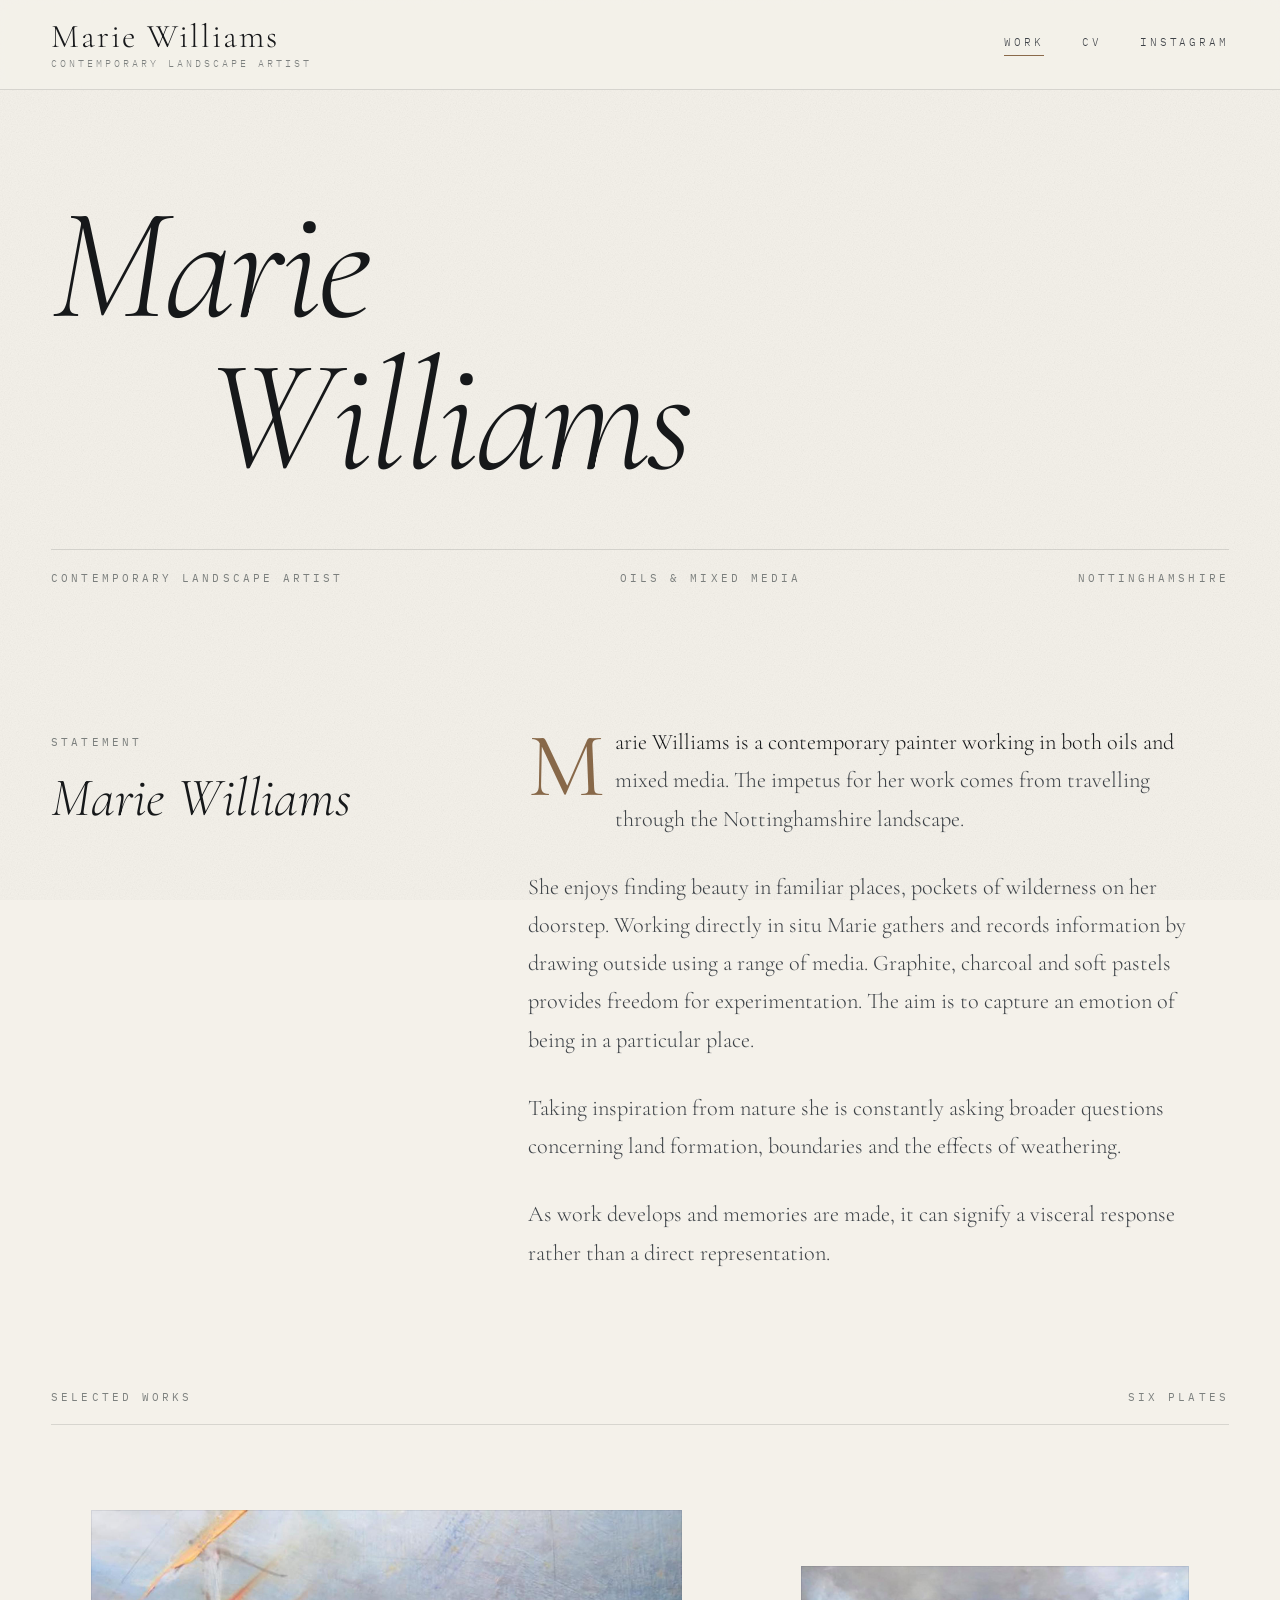
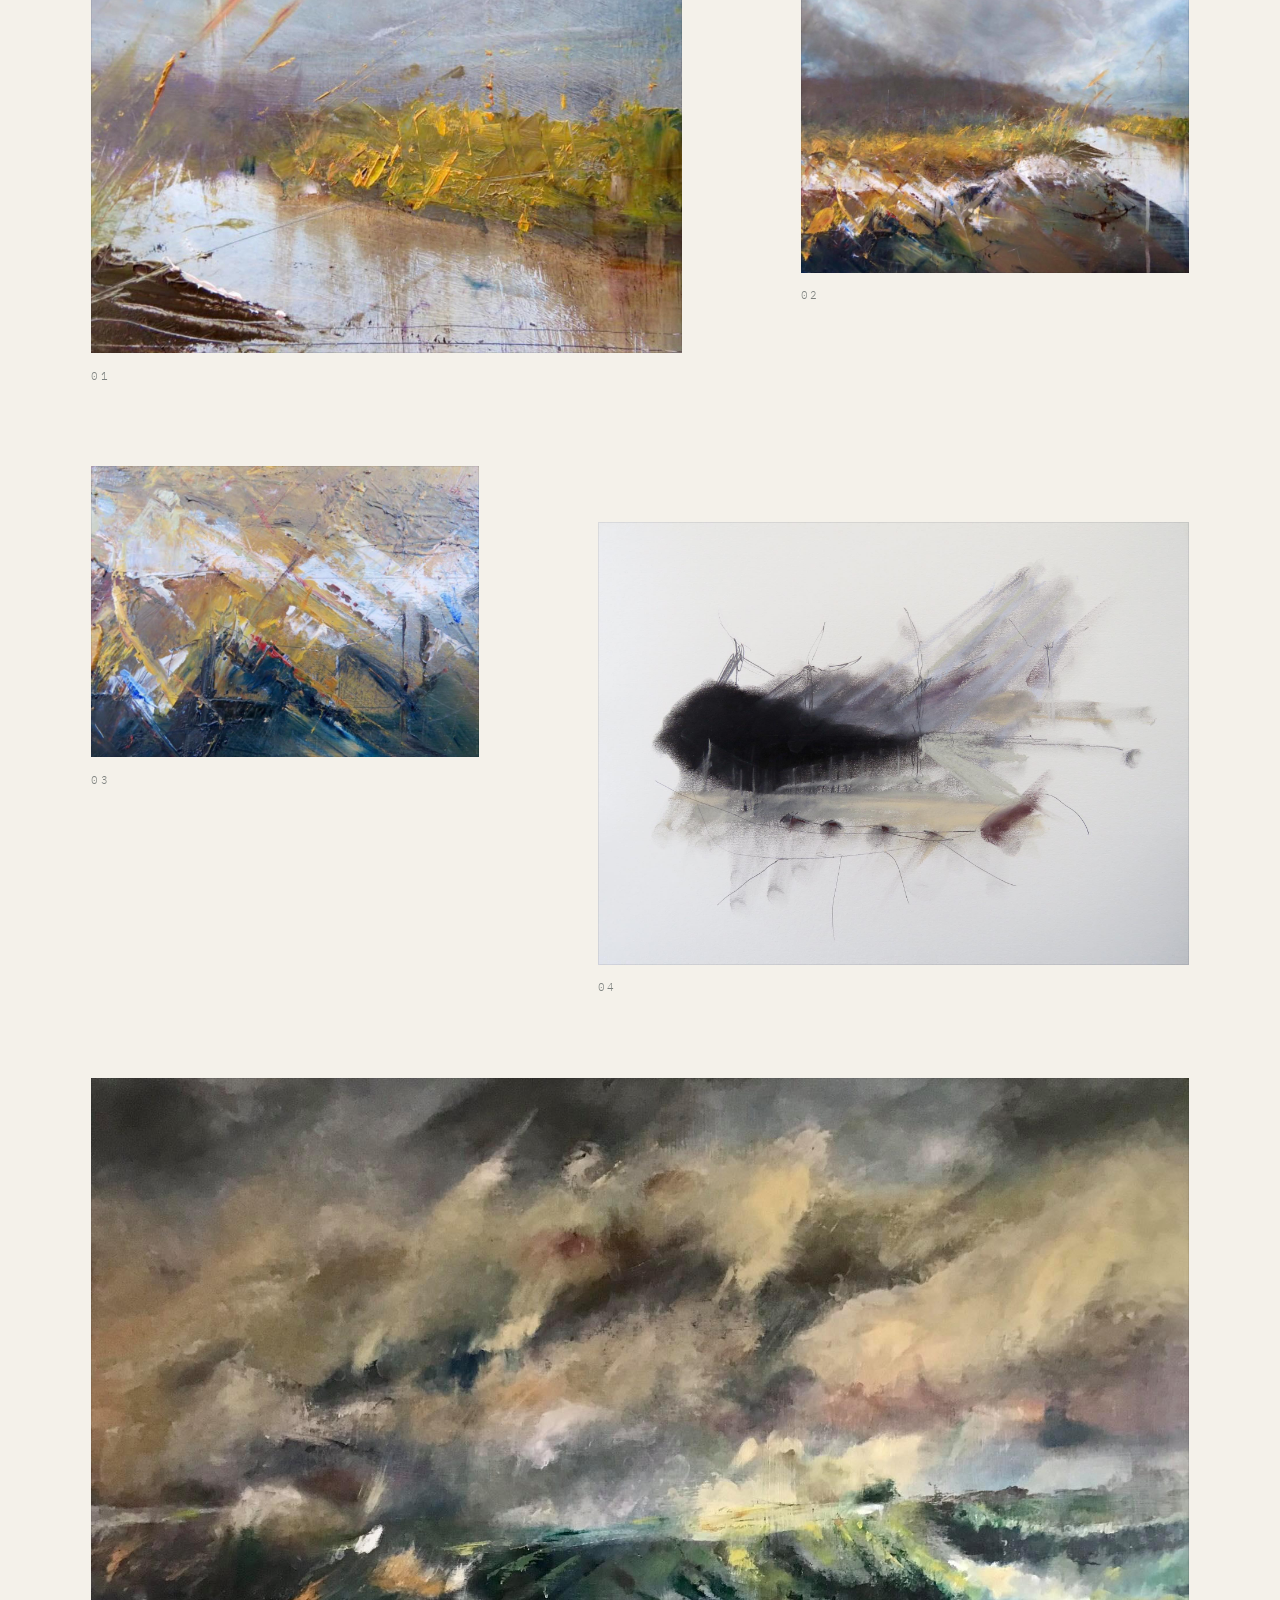
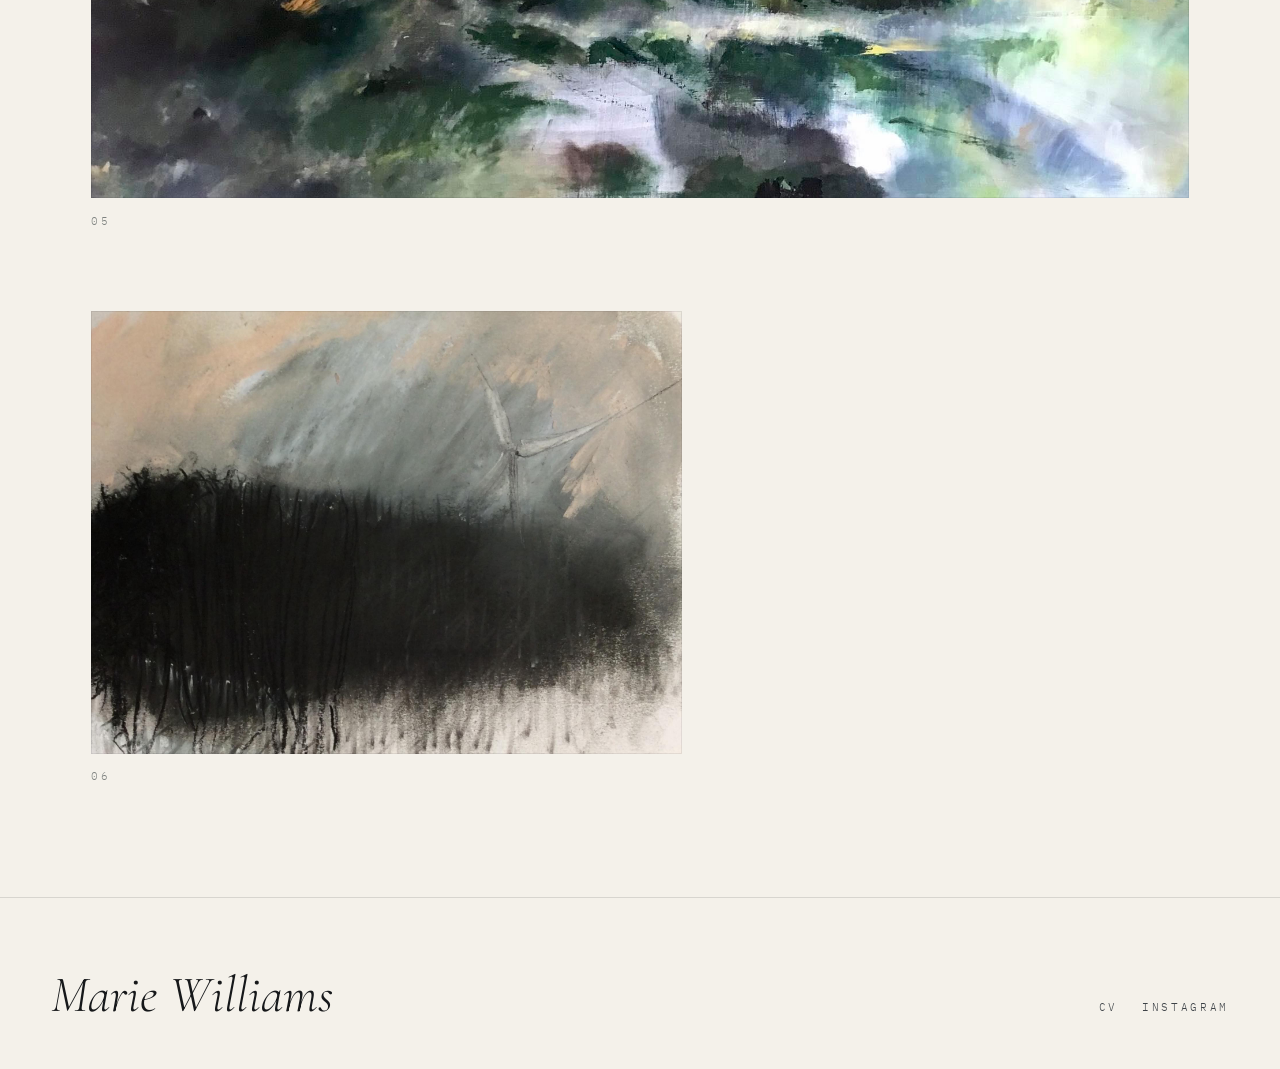
<file: index.html>
<!doctype html>
<html lang="en">

<head>
  <meta charset="utf-8">
  <meta name="viewport" content="width=device-width, initial-scale=1">
  <meta name="description" content="Marie Williams is a contemporary painter working in both oils and mixed media. The impetus for her work comes from travelling through the Nottinghamshire landscape.">

  <link rel="preconnect" href="https://fonts.googleapis.com">
  <link rel="preconnect" href="https://fonts.gstatic.com" crossorigin>
  <link rel="stylesheet" href="css/custom.css">

  <title>Marie Williams - Contemporary Landscape Artist</title>
</head>

<body>

  <header class="site-header">
    <div class="site-header__inner">
      <a href="index.html" class="main-title">
        <h1>Marie Williams</h1>
        <small>Contemporary Landscape Artist</small>
      </a>

      <nav class="nav-links" aria-label="Primary">
        <a href="index.html" aria-current="page">Work</a>
        <a href="cv.html">CV</a>
        <a href="https://www.instagram.com/mariewilliamsart/">Instagram</a>
      </nav>

      <button class="nav-toggle" type="button" aria-expanded="false" aria-controls="navPanel" aria-label="Menu">
        <span></span><span></span><span></span>
      </button>
    </div>
  </header>

  <div class="nav-panel" id="navPanel">
    <div class="shell">
      <p class="nav-panel__note">Marie Williams is a contemporary painter working in both oils and mixed media. The impetus for her work comes from travelling through the Nottinghamshire landscape.</p>
      <nav class="nav-panel__links" aria-label="Menu">
        <a href="index.html">Work</a>
        <a href="cv.html">CV</a>
        <a href="https://www.instagram.com/mariewilliamsart/">Instagram</a>
      </nav>
    </div>
  </div>

  <main>

    <section class="hero">
      <div class="shell">
        <h2 class="hero__mark reveal">
          <span class="line">Marie</span>
          <span class="line">Williams</span>
        </h2>
        <div class="hero__meta reveal">
          <span class="eyebrow">Contemporary Landscape Artist</span>
          <span class="eyebrow">Oils &amp; Mixed Media</span>
          <span class="eyebrow">Nottinghamshire</span>
        </div>
      </div>
    </section>

    <section class="statement">
      <div class="shell statement__grid">
        <div class="statement__aside reveal">
          <span class="eyebrow">Statement</span>
          <h2>Marie Williams</h2>
        </div>
        <div class="statement__body reveal">
          <p>Marie Williams is a contemporary painter working in both oils and mixed media. The impetus for her work comes from travelling through the Nottinghamshire landscape.</p>
          <p>She enjoys finding beauty in familiar places, pockets of wilderness on her doorstep. Working directly in situ Marie gathers and records information by drawing outside using a range of media. Graphite, charcoal and soft pastels provides freedom for experimentation. The aim is to capture an emotion of being in a particular place.</p>
          <p>Taking inspiration from nature she is constantly asking broader questions concerning land formation, boundaries and the effects of weathering.</p>
          <p>As work develops and memories are made, it can signify a visceral response rather than a direct representation.</p>
        </div>
      </div>
    </section>

    <section class="gallery" id="work">
      <div class="shell">
        <div class="gallery__head reveal">
          <span class="eyebrow">Selected Works</span>
          <span class="eyebrow">Six Plates</span>
        </div>

        <div class="gallery__grid">

          <figure class="plate plate--wide reveal">
            <button class="plate__frame" type="button" data-index="0" aria-label="View larger image">
              <img src="images/image2.jpg" alt="An image of art." width="2048" height="1536">
            </button>
            <figcaption class="plate__caption">
              <span class="idx">01</span>
              <span class="cue">View</span>
            </figcaption>
          </figure>

          <figure class="plate plate--narrow plate--offset reveal">
            <button class="plate__frame" type="button" data-index="1" aria-label="View larger image">
              <img src="images/image1.jpg" alt="An image of art." width="1941" height="1534" loading="lazy">
            </button>
            <figcaption class="plate__caption">
              <span class="idx">02</span>
              <span class="cue">View</span>
            </figcaption>
          </figure>

          <figure class="plate plate--narrow reveal">
            <button class="plate__frame" type="button" data-index="2" aria-label="View larger image">
              <img src="images/image3.jpg" alt="An image of art." width="2048" height="1536" loading="lazy">
            </button>
            <figcaption class="plate__caption">
              <span class="idx">03</span>
              <span class="cue">View</span>
            </figcaption>
          </figure>

          <figure class="plate plate--wide plate--offset reveal">
            <button class="plate__frame" type="button" data-index="3" aria-label="View larger image">
              <img src="images/image5.jpg" alt="An image of art." width="2048" height="1536" loading="lazy">
            </button>
            <figcaption class="plate__caption">
              <span class="idx">04</span>
              <span class="cue">View</span>
            </figcaption>
          </figure>

          <figure class="plate plate--full reveal">
            <button class="plate__frame" type="button" data-index="4" aria-label="View larger image">
              <img src="images/image4.jpg" alt="An image of art." width="2043" height="1341" loading="lazy">
            </button>
            <figcaption class="plate__caption">
              <span class="idx">05</span>
              <span class="cue">View</span>
            </figcaption>
          </figure>

          <figure class="plate plate--wide reveal">
            <button class="plate__frame" type="button" data-index="5" aria-label="View larger image">
              <img src="images/image6.jpg" alt="An image of art." width="2048" height="1536" loading="lazy">
            </button>
            <figcaption class="plate__caption">
              <span class="idx">06</span>
              <span class="cue">View</span>
            </figcaption>
          </figure>

        </div>
      </div>
    </section>

  </main>

  <footer class="site-footer">
    <div class="shell site-footer__inner">
      <p class="site-footer__name">Marie Williams</p>
      <nav class="footer-links" aria-label="Footer">
        <a href="cv.html">CV</a>
        <a href="https://www.instagram.com/mariewilliamsart/">Instagram</a>
      </nav>
    </div>
  </footer>

  <div class="lightbox" id="lightbox" role="dialog" aria-modal="true" aria-label="Artwork viewer">
    <button class="lb-btn lightbox__close" type="button" data-lb="close">Close</button>
    <div class="lightbox__stage">
      <img id="changeImage" src="images/image1.jpg" alt="An image of art.">
    </div>
    <div class="lightbox__bar">
      <button class="lb-btn" type="button" data-lb="prev">&larr; Prev</button>
      <span class="lb-count" id="lbCount">01 / 06</span>
      <button class="lb-btn" type="button" data-lb="next">Next &rarr;</button>
    </div>
  </div>

  <script src="js/site.js"></script>
</body>

</html>
</file>
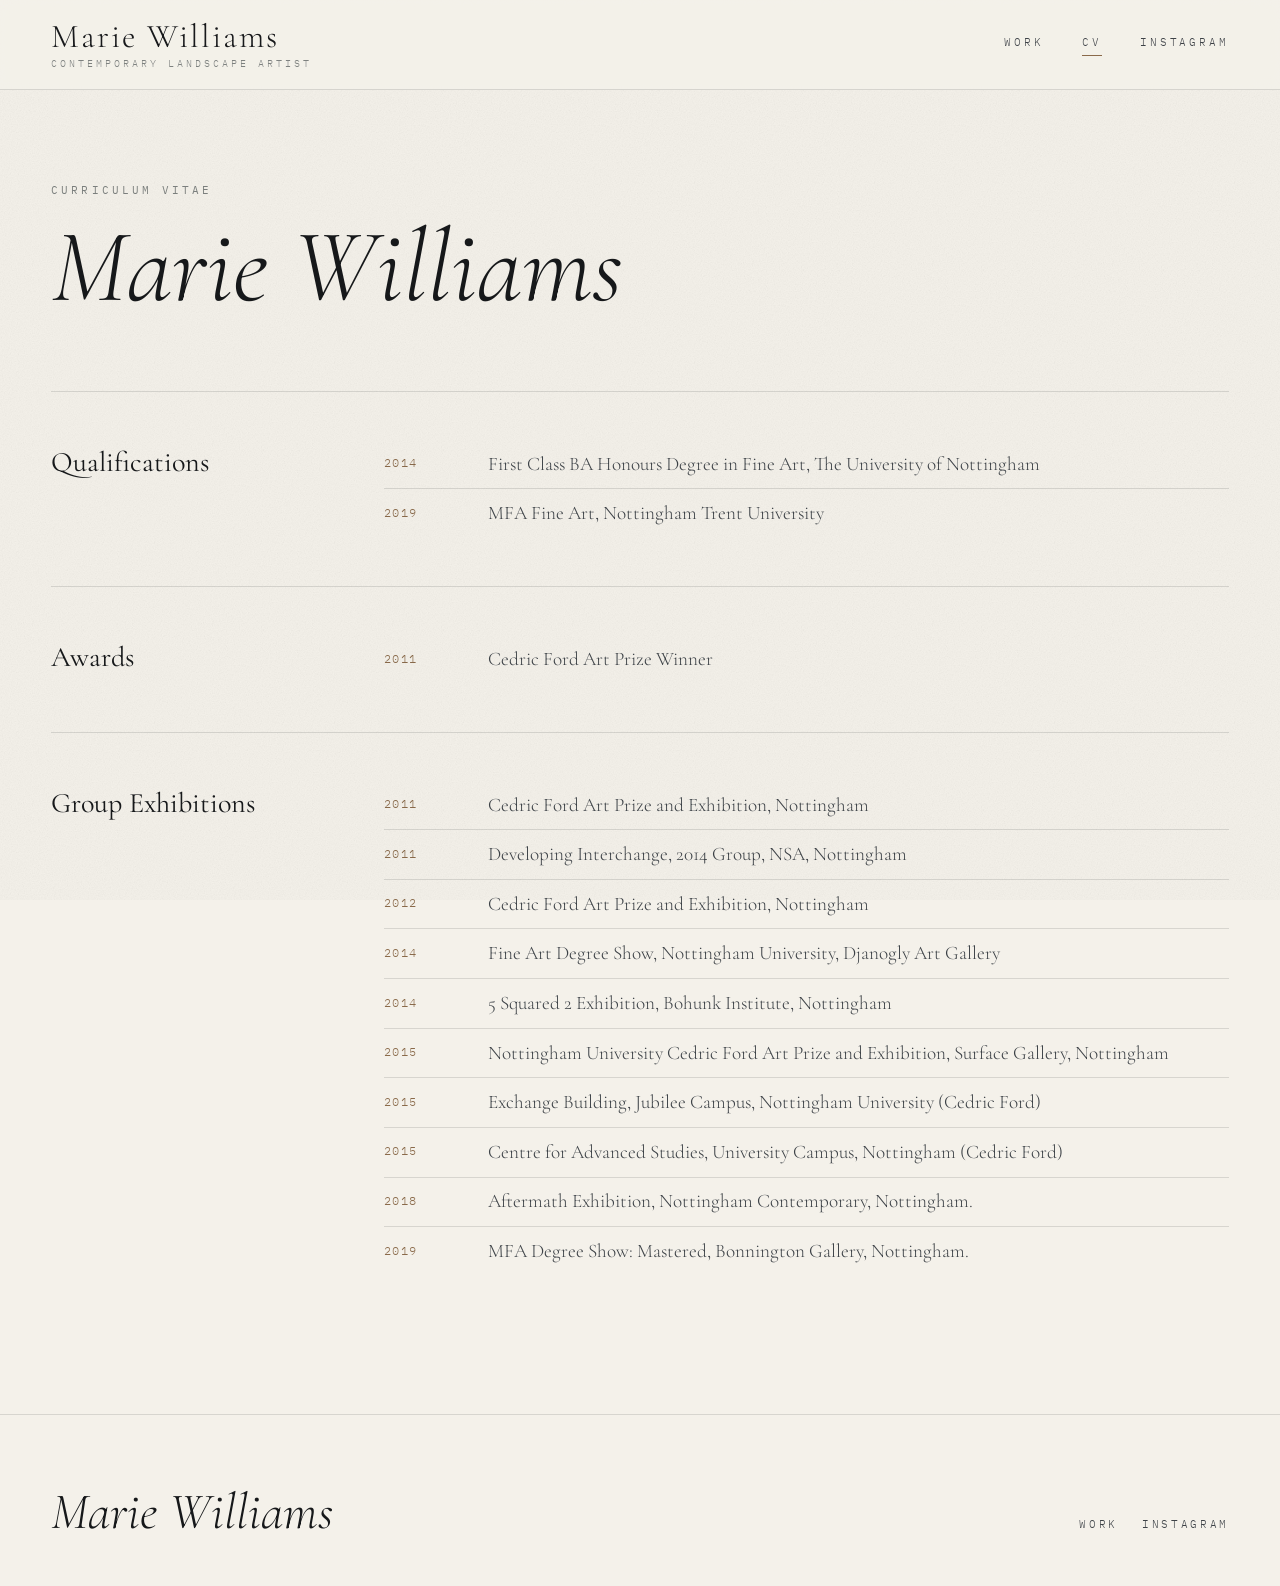
<file: cv.html>
<!doctype html>
<html lang="en">

<head>
  <meta charset="utf-8">
  <meta name="viewport" content="width=device-width, initial-scale=1">
  <meta name="description" content="Qualifications, awards and group exhibitions of Marie Williams, contemporary landscape artist.">

  <link rel="preconnect" href="https://fonts.googleapis.com">
  <link rel="preconnect" href="https://fonts.gstatic.com" crossorigin>
  <link rel="stylesheet" href="css/custom.css">

  <title>CV - Marie Williams - Contemporary Landscape Artist</title>
</head>

<body>

  <header class="site-header">
    <div class="site-header__inner">
      <a href="index.html" class="main-title">
        <h1>Marie Williams</h1>
        <small>Contemporary Landscape Artist</small>
      </a>

      <nav class="nav-links" aria-label="Primary">
        <a href="index.html">Work</a>
        <a href="cv.html" aria-current="page">CV</a>
        <a href="https://www.instagram.com/mariewilliamsart/">Instagram</a>
      </nav>

      <button class="nav-toggle" type="button" aria-expanded="false" aria-controls="navPanel" aria-label="Menu">
        <span></span><span></span><span></span>
      </button>
    </div>
  </header>

  <div class="nav-panel" id="navPanel">
    <div class="shell">
      <p class="nav-panel__note">Marie Williams is a contemporary painter working in both oils and mixed media. The impetus for her work comes from travelling through the Nottinghamshire landscape.</p>
      <nav class="nav-panel__links" aria-label="Menu">
        <a href="index.html">Work</a>
        <a href="cv.html">CV</a>
        <a href="https://www.instagram.com/mariewilliamsart/">Instagram</a>
      </nav>
    </div>
  </div>

  <main class="cv">
    <div class="shell">

      <span class="eyebrow reveal">Curriculum Vitae</span>
      <h2 class="cv__title reveal">Marie Williams</h2>

      <section class="cv-block reveal">
        <h3>Qualifications</h3>
        <ul class="cv-list">
          <li><span class="yr">2014</span><span>First Class BA Honours Degree in Fine Art, The University of Nottingham</span></li>
          <li><span class="yr">2019</span><span>MFA Fine Art, Nottingham Trent University</span></li>
        </ul>
      </section>

      <section class="cv-block reveal">
        <h3>Awards</h3>
        <ul class="cv-list">
          <li><span class="yr">2011</span><span>Cedric Ford Art Prize Winner</span></li>
        </ul>
      </section>

      <section class="cv-block reveal">
        <h3>Group Exhibitions</h3>
        <ul class="cv-list">
          <li><span class="yr">2011</span><span>Cedric Ford Art Prize and Exhibition, Nottingham</span></li>
          <li><span class="yr">2011</span><span>Developing Interchange, 2014 Group, NSA, Nottingham</span></li>
          <li><span class="yr">2012</span><span>Cedric Ford Art Prize and Exhibition, Nottingham</span></li>
          <li><span class="yr">2014</span><span>Fine Art Degree Show, Nottingham University, Djanogly Art Gallery</span></li>
          <li><span class="yr">2014</span><span>5 Squared 2 Exhibition, Bohunk Institute, Nottingham</span></li>
          <li><span class="yr">2015</span><span>Nottingham University Cedric Ford Art Prize and Exhibition, Surface Gallery, Nottingham</span></li>
          <li><span class="yr">2015</span><span>Exchange Building, Jubilee Campus, Nottingham University (Cedric Ford)</span></li>
          <li><span class="yr">2015</span><span>Centre for Advanced Studies, University Campus, Nottingham (Cedric Ford)</span></li>
          <li><span class="yr">2018</span><span>Aftermath Exhibition, Nottingham Contemporary, Nottingham.</span></li>
          <li><span class="yr">2019</span><span>MFA Degree Show: Mastered, Bonnington Gallery, Nottingham.</span></li>
        </ul>
      </section>

    </div>
  </main>

  <footer class="site-footer">
    <div class="shell site-footer__inner">
      <p class="site-footer__name">Marie Williams</p>
      <nav class="footer-links" aria-label="Footer">
        <a href="index.html">Work</a>
        <a href="https://www.instagram.com/mariewilliamsart/">Instagram</a>
      </nav>
    </div>
  </footer>

  <script src="js/site.js"></script>
</body>

</html>
</file>
<file: css/custom.css>
/* ==========================================================================
   Marie Williams — Contemporary Landscape Artist
   Bespoke stylesheet. Editorial / gallery.
   ========================================================================== */

@import url('https://fonts.googleapis.com/css2?family=Cormorant+Garamond:ital,wght@0,300;0,400;0,500;1,300;1,400&family=IBM+Plex+Mono:wght@300;400&display=swap');

/* ---------- Tokens ---------- */
:root {
  --paper:        #f4f1ea;
  --paper-deep:   #eae5db;
  --ink:          #16181a;
  --ink-soft:     #3d4247;
  --ink-faint:    #7d817f;
  --rule:         rgba(22, 24, 26, .13);
  --clay:         #8a6a4a;

  --display: 'Cormorant Garamond', 'Times New Roman', Georgia, serif;
  --mono: 'IBM Plex Mono', ui-monospace, Menlo, monospace;

  --shell: min(1400px, 92vw);
  --ease: cubic-bezier(.22, .61, .36, 1);
}

/* ---------- Reset ---------- */
*, *::before, *::after { box-sizing: border-box; }

html { -webkit-text-size-adjust: 100%; scroll-behavior: smooth; }

body {
  margin: 0;
  background: var(--paper);
  color: var(--ink);
  font-family: var(--display);
  font-size: clamp(17px, 1.05vw + 13px, 21px);
  line-height: 1.62;
  font-weight: 300;
  overflow-x: hidden;
  -webkit-font-smoothing: antialiased;
}

body.is-locked { overflow: hidden; }

img { max-width: 100%; display: block; }
a { color: inherit; }

::selection { background: var(--clay); color: var(--paper); }

/* Paper grain — a faint tooth over the whole page */
body::after {
  content: "";
  position: fixed;
  inset: 0;
  pointer-events: none;
  z-index: 9;
  opacity: .3;
  mix-blend-mode: multiply;
  background-image: url("data:image/svg+xml;utf8,<svg xmlns='http://www.w3.org/2000/svg' width='180' height='180'><filter id='n'><feTurbulence type='fractalNoise' baseFrequency='.86' numOctaves='3' stitchTiles='stitch'/><feColorMatrix type='saturate' values='0'/></filter><rect width='180' height='180' filter='url(%23n)' opacity='.42'/></svg>");
}

/* ---------- Shared bits ---------- */
.shell { width: var(--shell); margin-inline: auto; }

.eyebrow {
  font-family: var(--mono);
  font-weight: 400;
  font-size: 11px;
  letter-spacing: .28em;
  text-transform: uppercase;
  color: var(--ink-faint);
}

/* ---------- Header ---------- */
.site-header {
  position: sticky;
  top: 0;
  z-index: 40;
  background: rgba(244, 241, 234, .86);
  backdrop-filter: saturate(140%) blur(12px);
  -webkit-backdrop-filter: saturate(140%) blur(12px);
  border-bottom: 1px solid var(--rule);
}

.site-header__inner {
  width: var(--shell);
  margin-inline: auto;
  display: flex;
  align-items: center;
  justify-content: space-between;
  gap: 1.5rem;
  padding: clamp(.9rem, 1.6vw, 1.4rem) 0;
}

.main-title {
  text-decoration: none;
  color: var(--ink);
  display: block;
  line-height: 1;
}

.main-title h1 {
  margin: 0;
  font-family: var(--display);
  font-weight: 300;
  font-size: clamp(1.5rem, 2.6vw, 2.1rem);
  letter-spacing: .06em;
}

.main-title small {
  display: block;
  margin-top: .5em;
  font-family: var(--mono);
  font-size: 10px;
  letter-spacing: .3em;
  text-transform: uppercase;
  color: var(--ink-faint);
}

/* Desktop nav */
.nav-links {
  display: flex;
  align-items: center;
  gap: clamp(1.4rem, 3vw, 2.75rem);
}

.nav-links a {
  font-family: var(--mono);
  font-size: 11px;
  letter-spacing: .26em;
  text-transform: uppercase;
  text-decoration: none;
  color: var(--ink-soft);
  padding-bottom: 4px;
  position: relative;
  transition: color .4s var(--ease);
}

.nav-links a::after {
  content: "";
  position: absolute;
  left: 0; bottom: 0;
  width: 100%; height: 1px;
  background: var(--clay);
  transform: scaleX(0);
  transform-origin: right;
  transition: transform .5s var(--ease);
}

.nav-links a:hover { color: var(--ink); }
.nav-links a:hover::after,
.nav-links a[aria-current="page"]::after { transform: scaleX(1); transform-origin: left; }

/* Burger */
.nav-toggle {
  display: none;
  background: none;
  border: 0;
  padding: .6rem;
  margin-right: -.6rem;
  cursor: pointer;
  color: var(--ink);
  position: relative;
  z-index: 41;
}
.nav-toggle span {
  display: block;
  width: 26px;
  height: 1px;
  background: currentColor;
  transition: transform .45s var(--ease), opacity .3s var(--ease), background .45s var(--ease);
}
.nav-toggle span + span { margin-top: 7px; }
.nav-toggle[aria-expanded="true"] { color: var(--paper); }
.nav-toggle[aria-expanded="true"] span:nth-child(1) { transform: translateY(8px) rotate(45deg); }
.nav-toggle[aria-expanded="true"] span:nth-child(2) { opacity: 0; }
.nav-toggle[aria-expanded="true"] span:nth-child(3) { transform: translateY(-8px) rotate(-45deg); }

/* Full-screen panel */
.nav-panel {
  position: fixed;
  inset: 0;
  z-index: 39;
  background: var(--ink);
  color: var(--paper);
  display: flex;
  flex-direction: column;
  justify-content: center;
  padding: 6rem 0 4rem;
  opacity: 0;
  visibility: hidden;
  transform: translateY(-1.5rem);
  transition: opacity .5s var(--ease), transform .6s var(--ease), visibility .5s;
}
.nav-panel.is-open { opacity: 1; visibility: visible; transform: none; }

.nav-panel__note {
  font-family: var(--display);
  font-size: clamp(1.05rem, 2.4vw, 1.45rem);
  font-weight: 300;
  line-height: 1.55;
  max-width: 34ch;
  color: rgba(244, 241, 234, .72);
  margin: 0 0 3rem;
}

.nav-panel__links { display: grid; gap: .25rem; }
.nav-panel__links a {
  font-family: var(--display);
  font-size: clamp(2.2rem, 8vw, 4.5rem);
  font-weight: 300;
  letter-spacing: .02em;
  text-decoration: none;
  color: var(--paper);
  padding: .1em 0;
  border-bottom: 1px solid rgba(244, 241, 234, .16);
  transition: color .4s var(--ease), padding-left .5s var(--ease);
}
.nav-panel__links a:hover { color: #c9a37a; padding-left: .3em; }

/* ---------- Hero ---------- */
.hero { padding: clamp(3.5rem, 11vh, 9rem) 0 clamp(2.5rem, 7vh, 5rem); }

.hero__mark {
  font-family: var(--display);
  font-style: italic;
  font-weight: 300;
  font-size: clamp(3.2rem, 12.5vw, 11rem);
  line-height: .95;
  letter-spacing: -.02em;
  margin: 0;
}

.hero__mark .line { display: block; }
.hero__mark .line:nth-child(2) { padding-left: clamp(0rem, 12vw, 12rem); }

.hero__meta {
  display: flex;
  flex-wrap: wrap;
  justify-content: space-between;
  gap: 1rem 2rem;
  margin-top: clamp(2rem, 5vw, 3.5rem);
  padding-top: 1.25rem;
  border-top: 1px solid var(--rule);
}

/* ---------- Statement ---------- */
.statement { padding: clamp(3rem, 8vh, 6rem) 0; }

.statement__grid {
  display: grid;
  grid-template-columns: minmax(0, 4fr) minmax(0, 7fr);
  gap: clamp(2rem, 6vw, 6rem);
  align-items: start;
}

.statement__aside { position: sticky; top: 9rem; }

.statement__aside h2 {
  font-family: var(--display);
  font-weight: 300;
  font-style: italic;
  font-size: clamp(2rem, 4.5vw, 3.4rem);
  line-height: 1.05;
  margin: .8rem 0 0;
}

.statement__body p {
  margin: 0;
  font-size: clamp(1.05rem, .55vw + .95rem, 1.4rem);
  line-height: 1.72;
  color: var(--ink-soft);
  max-width: 62ch;
}

.statement__body p + p { margin-top: 1.35em; }

.statement__body p:first-child::first-line { color: var(--ink); }

.statement__body p:first-child::first-letter {
  float: left;
  font-size: 4.1em;
  line-height: .82;
  padding: .07em .12em 0 0;
  font-weight: 400;
  color: var(--clay);
}

/* ---------- Gallery ---------- */
.gallery { padding: clamp(2rem, 5vh, 4rem) 0 clamp(4rem, 10vh, 8rem); }

.gallery__head {
  display: flex;
  align-items: baseline;
  justify-content: space-between;
  gap: 1rem;
  padding-bottom: 1.1rem;
  border-bottom: 1px solid var(--rule);
  margin-bottom: clamp(2rem, 5vw, 4rem);
}

.gallery__grid {
  display: grid;
  grid-template-columns: repeat(12, 1fr);
  gap: clamp(1.75rem, 3vw, 3.25rem);
}

/* Asymmetric editorial rhythm */
.plate--wide   { grid-column: span 7; }
.plate--narrow { grid-column: span 5; }
.plate--full   { grid-column: span 12; }
.plate--offset { margin-top: clamp(1.5rem, 6vw, 5rem); }

.plate__frame {
  position: relative;
  overflow: hidden;
  background: var(--paper-deep);
  cursor: pointer;
  border: 0;
  padding: 0;
  width: 100%;
  display: block;
  -webkit-appearance: none;
  appearance: none;
}

.plate__frame::after {
  content: "";
  position: absolute;
  inset: 0;
  box-shadow: inset 0 0 0 1px rgba(22, 24, 26, .08);
  pointer-events: none;
}

.plate__frame img {
  width: 100%;
  height: auto;
  transition: transform 1.1s var(--ease), filter 1.1s var(--ease);
}

.plate__frame:hover img,
.plate__frame:focus-visible img { transform: scale(1.035); filter: saturate(1.06); }

.plate__frame:focus-visible { outline: 1px solid var(--clay); outline-offset: 6px; }

.plate__caption {
  display: flex;
  justify-content: space-between;
  align-items: baseline;
  gap: 1rem;
  margin-top: .9rem;
}

.plate__caption .idx {
  font-family: var(--mono);
  font-size: 11px;
  letter-spacing: .22em;
  color: var(--ink-faint);
}

.plate__caption .cue {
  font-family: var(--mono);
  font-size: 10px;
  letter-spacing: .24em;
  text-transform: uppercase;
  color: var(--ink-faint);
  opacity: 0;
  transform: translateX(-6px);
  transition: opacity .5s var(--ease), transform .5s var(--ease);
}

.plate:hover .cue,
.plate:focus-within .cue { opacity: 1; transform: none; }

/* Reveal on scroll */
.reveal {
  opacity: 0;
  transform: translateY(28px);
  transition: opacity 1s var(--ease), transform 1.1s var(--ease);
}
.reveal.is-in { opacity: 1; transform: none; }

/* ---------- CV ---------- */
.cv { padding: clamp(3rem, 9vh, 7rem) 0 clamp(4rem, 10vh, 8rem); }

.cv__title {
  font-family: var(--display);
  font-style: italic;
  font-weight: 300;
  font-size: clamp(2.6rem, 9vw, 6.5rem);
  line-height: 1;
  margin: .6rem 0 clamp(2.5rem, 6vw, 4.5rem);
}

.cv-block {
  display: grid;
  grid-template-columns: minmax(0, 3fr) minmax(0, 9fr);
  gap: clamp(1rem, 4vw, 4rem);
  padding: clamp(1.8rem, 4vw, 3rem) 0;
  border-top: 1px solid var(--rule);
}

.cv-block h3 {
  margin: 0;
  font-family: var(--display);
  font-weight: 400;
  font-size: clamp(1.35rem, 2.2vw, 1.9rem);
  position: sticky;
  top: 9rem;
  align-self: start;
}

.cv-list { list-style: none; margin: 0; padding: 0; }

.cv-list li {
  display: grid;
  grid-template-columns: 5.5rem 1fr;
  gap: 1rem;
  padding: .62rem 0;
  border-bottom: 1px solid var(--rule);
  color: var(--ink-soft);
  font-size: clamp(1rem, .4vw + .92rem, 1.2rem);
  line-height: 1.5;
  transition: color .4s var(--ease);
}
.cv-list li:last-child { border-bottom: 0; }
.cv-list li:hover { color: var(--ink); }

.cv-list .yr {
  font-family: var(--mono);
  font-size: 12px;
  letter-spacing: .12em;
  color: var(--clay);
  padding-top: .38em;
}

/* ---------- Footer ---------- */
.site-footer {
  border-top: 1px solid var(--rule);
  padding: clamp(2.5rem, 6vw, 4.5rem) 0 clamp(2rem, 4vw, 3rem);
}

.site-footer__inner {
  display: flex;
  flex-wrap: wrap;
  align-items: flex-end;
  justify-content: space-between;
  gap: 1.75rem 2rem;
}

.site-footer__name {
  font-family: var(--display);
  font-style: italic;
  font-weight: 300;
  font-size: clamp(1.8rem, 5vw, 3.2rem);
  line-height: 1;
  margin: 0;
}

.footer-links { display: flex; flex-wrap: wrap; gap: 1.5rem; }

.footer-links a {
  font-family: var(--mono);
  font-size: 11px;
  letter-spacing: .24em;
  text-transform: uppercase;
  text-decoration: none;
  color: var(--ink-soft);
  border-bottom: 1px solid transparent;
  padding-bottom: 3px;
  transition: color .4s var(--ease), border-color .4s var(--ease);
}
.footer-links a:hover { color: var(--ink); border-color: var(--clay); }

/* ---------- Lightbox ---------- */
.lightbox {
  position: fixed;
  inset: 0;
  z-index: 60;
  background: rgba(16, 17, 19, .96);
  display: flex;
  flex-direction: column;
  opacity: 0;
  visibility: hidden;
  transition: opacity .45s var(--ease), visibility .45s;
}
.lightbox.is-open { opacity: 1; visibility: visible; }

.lightbox__stage {
  flex: 1;
  display: grid;
  place-items: center;
  padding: clamp(3.5rem, 8vh, 6rem) clamp(1rem, 6vw, 6rem) 1rem;
  min-height: 0;
}

.lightbox__stage img {
  max-width: 100%;
  max-height: 100%;
  width: auto;
  object-fit: contain;
  box-shadow: 0 40px 90px rgba(0, 0, 0, .55);
  animation: plateIn .7s var(--ease) both;
}

@keyframes plateIn {
  from { opacity: 0; transform: scale(.985); }
  to   { opacity: 1; transform: none; }
}

.lightbox__bar {
  display: flex;
  align-items: center;
  justify-content: space-between;
  gap: 1rem;
  padding: 1rem clamp(1rem, 6vw, 6rem) clamp(1.5rem, 4vh, 2.5rem);
  color: rgba(244, 241, 234, .75);
}

.lb-btn {
  background: none;
  border: 1px solid rgba(244, 241, 234, .28);
  color: rgba(244, 241, 234, .85);
  font-family: var(--mono);
  font-size: 10px;
  letter-spacing: .24em;
  text-transform: uppercase;
  padding: .7rem 1.15rem;
  cursor: pointer;
  transition: background .35s var(--ease), color .35s var(--ease), border-color .35s var(--ease);
}
.lb-btn:hover { background: rgba(244, 241, 234, .92); color: var(--ink); border-color: transparent; }

.lb-count {
  font-family: var(--mono);
  font-size: 11px;
  letter-spacing: .26em;
}

.lightbox__close {
  position: absolute;
  top: clamp(1rem, 3vh, 2rem);
  right: clamp(1rem, 5vw, 3rem);
  z-index: 2;
}

/* ---------- Responsive ---------- */
@media (max-width: 900px) {
  .nav-links { display: none; }
  .nav-toggle { display: block; }

  .statement__grid { grid-template-columns: 1fr; }
  .statement__aside { position: static; }

  .plate--wide, .plate--narrow { grid-column: span 12; }
  .plate--offset { margin-top: 0; }

  .cv-block { grid-template-columns: 1fr; }
  .cv-block h3 { position: static; }
}

@media (max-width: 560px) {
  :root { --shell: 88vw; }
  .statement__body p:first-child::first-letter { font-size: 3.2em; }
  .cv-list li { grid-template-columns: 4.2rem 1fr; gap: .75rem; }
  .lightbox__bar { padding-inline: 1.25rem; }
  .lb-btn { padding: .6rem .8rem; letter-spacing: .16em; }
}

@media (prefers-reduced-motion: reduce) {
  html { scroll-behavior: auto; }
  *, *::before, *::after {
    animation-duration: .001ms !important;
    transition-duration: .001ms !important;
  }
  .reveal { opacity: 1; transform: none; }
}
</file>
